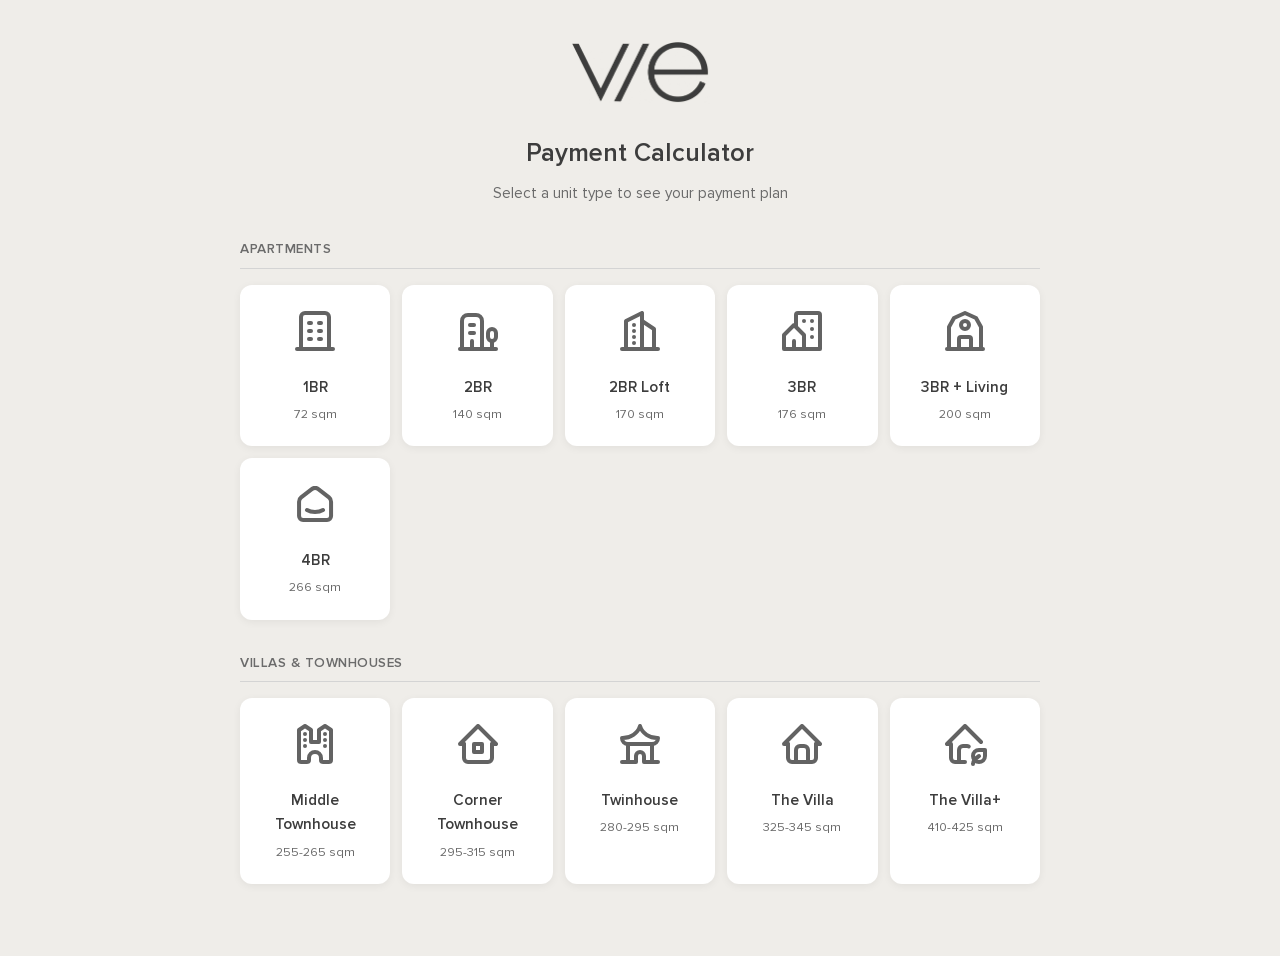
<file: index.html>
<!DOCTYPE html>
<html lang="en">
<head>
  <meta charset="UTF-8">
  <meta name="viewport" content="width=device-width, initial-scale=1.0">
  <title>Payment Calculator | VIE Communities</title>
  <meta name="description" content="Calculate your payment plan for VIE Communities properties. Explore apartments, townhouses, and villas.">
  <link rel="icon" type="image/png" href="assets/images/favicon.png">
  <link rel="stylesheet" href="assets/css/styles.css">
  <style>
    .page-wrapper {
      min-height: 100vh;
      padding: 40px 20px;
    }

    .calc-container {
      max-width: 800px;
      margin: 0 auto;
    }

    .calc-header {
      text-align: center;
      margin-bottom: 32px;
    }

    .calc-header .logo {
      max-width: 140px;
      margin-bottom: 20px;
    }

    .calc-header h1 {
      font-size: 1.6rem;
      font-weight: 600;
      color: var(--color-dark);
      margin-bottom: 8px;
    }

    .calc-header p {
      color: var(--color-gray);
      font-size: 0.95rem;
    }

    /* Unit Categories */
    .category-title {
      font-size: 0.85rem;
      font-weight: 600;
      color: var(--color-gray);
      text-transform: uppercase;
      letter-spacing: 0.5px;
      margin-bottom: 16px;
      padding-bottom: 8px;
      border-bottom: 1px solid var(--color-gray-light);
    }

    .units-grid {
      display: grid;
      grid-template-columns: repeat(auto-fill, minmax(140px, 1fr));
      gap: 12px;
      margin-bottom: 32px;
    }

    .unit-card {
      background: white;
      border: 2px solid transparent;
      border-radius: 12px;
      padding: 20px 16px;
      text-align: center;
      cursor: pointer;
      transition: all 0.2s;
      box-shadow: 0 2px 8px rgba(0, 0, 0, 0.06);
    }

    .unit-card:hover {
      border-color: var(--color-gray-light);
      transform: translateY(-2px);
    }

    .unit-card.selected {
      border-color: var(--color-dark);
      background: var(--color-dark);
      color: white;
    }

    .unit-card.selected .unit-icon {
      filter: brightness(0) invert(1);
    }

    .unit-card.selected .unit-details {
      color: rgba(255, 255, 255, 0.7);
    }

    .unit-icon {
      width: 48px;
      height: 48px;
      margin: 0 auto 12px;
      opacity: 0.8;
    }

    .unit-name {
      font-weight: 600;
      font-size: 0.95rem;
      margin-bottom: 4px;
    }

    .unit-details {
      font-size: 0.8rem;
      color: var(--color-gray);
    }

    /* Results Section */
    .results-section {
      display: none;
    }

    .results-section.show {
      display: block;
      animation: fadeIn 0.3s ease;
    }

    @keyframes fadeIn {
      from { opacity: 0; transform: translateY(10px); }
      to { opacity: 1; transform: translateY(0); }
    }

    .result-card {
      background: white;
      border-radius: 12px;
      padding: 28px;
      box-shadow: 0 2px 8px rgba(0, 0, 0, 0.06);
      margin-bottom: 16px;
    }

    .selected-unit-header {
      display: flex;
      align-items: center;
      gap: 16px;
      padding-bottom: 20px;
      border-bottom: 1px solid var(--color-light);
      margin-bottom: 20px;
    }

    .selected-unit-icon {
      width: 56px;
      height: 56px;
      background: var(--color-light);
      border-radius: 12px;
      padding: 12px;
    }

    .selected-unit-info h3 {
      font-size: 1.1rem;
      font-weight: 600;
      margin-bottom: 4px;
    }

    .selected-unit-info p {
      font-size: 0.9rem;
      color: var(--color-gray);
    }

    .result-section-title {
      font-size: 0.8rem;
      font-weight: 600;
      color: var(--color-gray);
      text-transform: uppercase;
      letter-spacing: 0.5px;
      margin-bottom: 16px;
    }

    .result-row {
      display: flex;
      justify-content: space-between;
      align-items: center;
      padding: 12px 0;
      border-bottom: 1px solid var(--color-light);
    }

    .result-row:last-child {
      border-bottom: none;
    }

    .result-label {
      color: var(--color-gray);
      font-size: 0.95rem;
    }

    .result-value {
      font-weight: 600;
      font-size: 0.95rem;
      color: var(--color-dark);
    }

    .result-value.highlight {
      font-size: 1.1rem;
    }

    .payment-box {
      background: var(--color-light);
      border-radius: 10px;
      padding: 20px;
      margin-top: 20px;
    }

    .quarterly-payment {
      text-align: center;
      padding: 16px 0;
    }

    .quarterly-payment .label {
      font-size: 0.85rem;
      color: var(--color-gray);
      margin-bottom: 8px;
    }

    .quarterly-payment .amount {
      font-size: 1.5rem;
      font-weight: 600;
      color: var(--color-dark);
    }

    .quarterly-payment .period {
      font-size: 0.85rem;
      color: var(--color-gray);
      margin-top: 4px;
    }

    .note {
      font-size: 0.8rem;
      color: var(--color-gray);
      margin-top: 16px;
      line-height: 1.5;
    }

    .plan-toggle {
      display: flex;
      gap: 8px;
      margin-bottom: 16px;
    }

    .plan-btn {
      flex: 1;
      padding: 12px 16px;
      border: 2px solid var(--color-gray-light);
      border-radius: 8px;
      background: white;
      font-size: 0.9rem;
      font-weight: 600;
      color: var(--color-gray);
      cursor: pointer;
      transition: all 0.2s;
    }

    .plan-btn:hover {
      border-color: var(--color-dark);
    }

    .plan-btn.active {
      border-color: var(--color-dark);
      background: var(--color-dark);
      color: white;
    }

    .book-btn {
      display: block;
      width: 100%;
      padding: 16px 28px;
      font-size: 1rem;
      font-weight: 600;
      color: white;
      background: var(--color-dark);
      border: none;
      border-radius: 8px;
      cursor: pointer;
      transition: all 0.2s;
      text-decoration: none;
      text-align: center;
    }

    .book-btn:hover {
      background: #2a2a2a;
    }

    @media (max-width: 600px) {
      .units-grid {
        grid-template-columns: repeat(2, 1fr);
      }

      .unit-card {
        padding: 16px 12px;
      }

      .unit-icon {
        width: 40px;
        height: 40px;
      }
    }
  </style>
</head>
<body>
  <main class="page-wrapper">
    <div class="calc-container">
      <div class="calc-header">
        <img src="assets/images/logo.png" alt="VIE Communities" class="logo">
        <h1>Payment Calculator</h1>
        <p>Select a unit type to see your payment plan</p>
      </div>

      <!-- Apartments -->
      <div class="category-title">Apartments</div>
      <div class="units-grid">
        <div class="unit-card" data-unit="1br-apt" onclick="selectUnit(this)">
          <svg class="unit-icon" viewBox="0 0 24 24" fill="none" stroke="currentColor" stroke-width="2" stroke-linecap="round" stroke-linejoin="round">
            <path d="M3 21l18 0"/>
            <path d="M9 8l1 0"/><path d="M9 12l1 0"/><path d="M9 16l1 0"/>
            <path d="M14 8l1 0"/><path d="M14 12l1 0"/><path d="M14 16l1 0"/>
            <path d="M5 21v-16a2 2 0 0 1 2 -2h10a2 2 0 0 1 2 2v16"/>
          </svg>
          <div class="unit-name">1BR</div>
          <div class="unit-details">72 sqm</div>
        </div>

        <div class="unit-card" data-unit="2br-apt" onclick="selectUnit(this)">
          <svg class="unit-icon" viewBox="0 0 24 24" fill="none" stroke="currentColor" stroke-width="2" stroke-linecap="round" stroke-linejoin="round">
            <path d="M3 21h18"/>
            <path d="M19 21v-4"/><path d="M19 17a2 2 0 0 0 2 -2v-2a2 2 0 1 0 -4 0v2a2 2 0 0 0 2 2"/>
            <path d="M14 21v-14a3 3 0 0 0 -3 -3h-4a3 3 0 0 0 -3 3v14"/>
            <path d="M9 17v4"/><path d="M8 13h2"/><path d="M8 9h2"/>
          </svg>
          <div class="unit-name">2BR</div>
          <div class="unit-details">140 sqm</div>
        </div>

        <div class="unit-card" data-unit="2br-loft" onclick="selectUnit(this)">
          <svg class="unit-icon" viewBox="0 0 24 24" fill="none" stroke="currentColor" stroke-width="2" stroke-linecap="round" stroke-linejoin="round">
            <path d="M3 21l18 0"/>
            <path d="M5 21v-14l8 -4v18"/><path d="M19 21v-10l-6 -4"/>
            <path d="M9 9l0 .01"/><path d="M9 12l0 .01"/><path d="M9 15l0 .01"/><path d="M9 18l0 .01"/>
          </svg>
          <div class="unit-name">2BR Loft</div>
          <div class="unit-details">170 sqm</div>
        </div>

        <div class="unit-card" data-unit="3br-apt" onclick="selectUnit(this)">
          <svg class="unit-icon" viewBox="0 0 24 24" fill="none" stroke="currentColor" stroke-width="2" stroke-linecap="round" stroke-linejoin="round">
            <path d="M8 9l5 5v7h-5v-4m0 4h-5v-7l5 -5m1 1v-6a1 1 0 0 1 1 -1h10a1 1 0 0 1 1 1v17h-8"/>
            <path d="M13 7l0 .01"/><path d="M17 7l0 .01"/><path d="M17 11l0 .01"/><path d="M17 15l0 .01"/>
          </svg>
          <div class="unit-name">3BR</div>
          <div class="unit-details">176 sqm</div>
        </div>

        <div class="unit-card" data-unit="3br-apt-living" onclick="selectUnit(this)">
          <svg class="unit-icon" viewBox="0 0 24 24" fill="none" stroke="currentColor" stroke-width="2" stroke-linecap="round" stroke-linejoin="round">
            <path d="M3 21l18 0"/>
            <path d="M4 21v-11l2.5 -4.5l5.5 -2.5l5.5 2.5l2.5 4.5v11"/>
            <path d="M10 9a2 2 0 1 0 4 0a2 2 0 1 0 -4 0"/>
            <path d="M9 21v-5a1 1 0 0 1 1 -1h4a1 1 0 0 1 1 1v5"/>
          </svg>
          <div class="unit-name">3BR + Living</div>
          <div class="unit-details">200 sqm</div>
        </div>

        <div class="unit-card" data-unit="4br" onclick="selectUnit(this)">
          <svg class="unit-icon" viewBox="0 0 24 24" fill="none" stroke="currentColor" stroke-width="2" stroke-linecap="round" stroke-linejoin="round">
            <path d="M19 8.71l-5.333 -4.148a2.666 2.666 0 0 0 -3.274 0l-5.334 4.148a2.665 2.665 0 0 0 -1.029 2.105v7.2a2 2 0 0 0 2 2h12a2 2 0 0 0 2 -2v-7.2c0 -.823 -.38 -1.6 -1.03 -2.105"/>
            <path d="M16 15c-2.21 1.333 -5.792 1.333 -8 0"/>
          </svg>
          <div class="unit-name">4BR</div>
          <div class="unit-details">266 sqm</div>
        </div>
      </div>

      <!-- Villas -->
      <div class="category-title">Villas & Townhouses</div>
      <div class="units-grid">
        <div class="unit-card" data-unit="middle-townhouse" onclick="selectUnit(this)">
          <svg class="unit-icon" viewBox="0 0 24 24" fill="none" stroke="currentColor" stroke-width="2" stroke-linecap="round" stroke-linejoin="round">
            <path d="M7 21h1a1 1 0 0 0 1 -1v-1a3 3 0 0 1 6 0m3 2h1a1 1 0 0 0 1 -1v-15l-3 -2l-3 2v6h-4v-6l-3 -2l-3 2v15a1 1 0 0 0 1 1h2m8 -2v1a1 1 0 0 0 1 1h2"/>
            <path d="M7 7v.01"/><path d="M7 10v.01"/><path d="M7 13v.01"/>
            <path d="M17 7v.01"/><path d="M17 10v.01"/><path d="M17 13v.01"/>
          </svg>
          <div class="unit-name">Middle Townhouse</div>
          <div class="unit-details">255-265 sqm</div>
        </div>

        <div class="unit-card" data-unit="corner-townhouse" onclick="selectUnit(this)">
          <svg class="unit-icon" viewBox="0 0 24 24" fill="none" stroke="currentColor" stroke-width="2" stroke-linecap="round" stroke-linejoin="round">
            <path d="M5 12l-2 0l9 -9l9 9l-2 0"/>
            <path d="M5 12v7a2 2 0 0 0 2 2h10a2 2 0 0 0 2 -2v-7"/>
            <path d="M10 12h4v4h-4l0 -4"/>
          </svg>
          <div class="unit-name">Corner Townhouse</div>
          <div class="unit-details">295-315 sqm</div>
        </div>

        <div class="unit-card" data-unit="twinhouse" onclick="selectUnit(this)">
          <svg class="unit-icon" viewBox="0 0 24 24" fill="none" stroke="currentColor" stroke-width="2" stroke-linecap="round" stroke-linejoin="round">
            <path d="M3 21h7v-3a2 2 0 0 1 4 0v3h7"/>
            <path d="M6 21l0 -9"/><path d="M18 21l0 -9"/>
            <path d="M6 12h12a3 3 0 0 0 3 -3a9 8 0 0 1 -9 -6a9 8 0 0 1 -9 6a3 3 0 0 0 3 3"/>
          </svg>
          <div class="unit-name">Twinhouse</div>
          <div class="unit-details">280-295 sqm</div>
        </div>

        <div class="unit-card" data-unit="villa" onclick="selectUnit(this)">
          <svg class="unit-icon" viewBox="0 0 24 24" fill="none" stroke="currentColor" stroke-width="2" stroke-linecap="round" stroke-linejoin="round">
            <path d="M5 12l-2 0l9 -9l9 9l-2 0"/>
            <path d="M5 12v7a2 2 0 0 0 2 2h10a2 2 0 0 0 2 -2v-7"/>
            <path d="M9 21v-6a2 2 0 0 1 2 -2h2a2 2 0 0 1 2 2v6"/>
          </svg>
          <div class="unit-name">The Villa</div>
          <div class="unit-details">325-345 sqm</div>
        </div>

        <div class="unit-card" data-unit="villa-plus" onclick="selectUnit(this)">
          <svg class="unit-icon" viewBox="0 0 24 24" fill="none" stroke="currentColor" stroke-width="2" stroke-linecap="round" stroke-linejoin="round">
            <path d="M20 11l-8 -8l-9 9h2v7a2 2 0 0 0 2 2h5"/>
            <path d="M9 21v-6a2 2 0 0 1 2 -2h2c.325 0 .631 .077 .902 .215"/>
            <path d="M16 22s0 -2 3 -4"/><path d="M19 21a3 3 0 0 1 0 -6h3v3a3 3 0 0 1 -3 3"/>
          </svg>
          <div class="unit-name">The Villa+</div>
          <div class="unit-details">410-425 sqm</div>
        </div>
      </div>

      <!-- Results Section -->
      <div class="results-section" id="results">
        <div class="result-card">
          <div class="selected-unit-header">
            <div class="selected-unit-icon" id="selectedIcon"></div>
            <div class="selected-unit-info">
              <h3 id="unitName"></h3>
              <p id="unitDetails"></p>
            </div>
          </div>

          <div class="result-section-title">Unit Price</div>
          <div class="result-row">
            <span class="result-label">Delivery</span>
            <span class="result-value" id="deliveryTimeline"></span>
          </div>
          <div class="result-row">
            <span class="result-label">Unit Price</span>
            <span class="result-value highlight" id="basePrice"></span>
          </div>

          <div class="payment-box">
            <div class="result-section-title">Payment Plan</div>
            <div class="plan-toggle" id="planToggle">
              <button class="plan-btn" id="planShort" data-years="9" onclick="selectPlan(this)">9 Years</button>
              <button class="plan-btn active" id="planLong" data-years="10" onclick="selectPlan(this)">10 Years</button>
            </div>
            <div class="result-row">
              <span class="result-label">Down Payment (10%)</span>
              <span class="result-value" id="downPayment"></span>
            </div>
            <div class="result-row">
              <span class="result-label">Remaining Balance</span>
              <span class="result-value" id="remainingBalance"></span>
            </div>
            <div class="quarterly-payment">
              <div class="label">Quarterly Payment</div>
              <div class="amount" id="quarterlyPayment"></div>
              <div class="period" id="paymentPeriod"></div>
            </div>
            <div class="result-row" style="margin-top: 16px; padding-top: 16px; border-top: 1px solid var(--color-gray-light);">
              <span class="result-label">Paid by Delivery</span>
              <span class="result-value highlight" id="paidByDelivery"></span>
            </div>
          </div>

          <div class="result-section-title" style="margin-top: 24px;">Maintenance Fee (Separate Payment)</div>
          <div class="result-row">
            <span class="result-label">7% of Unit Price</span>
            <span class="result-value" id="maintenanceFee"></span>
          </div>
          <p class="note">Maintenance fee is paid separately and is not included in the installment plan.</p>
        </div>

        <a href="book.html" class="book-btn" id="bookBtn">Book an Appointment</a>
      </div>
    </div>
  </main>

  <script>
    const units = {
      '1br-apt': { name: '1BR Apartment', rooms: 1, area: 72, deliveryPrice: 2.2, price: 5.4, type: 'apartment' },
      '2br-apt': { name: '2BR Apartment', rooms: 2, area: 140, deliveryPrice: 4.2, price: 10.5, type: 'apartment' },
      '2br-loft': { name: '2BR Loft', rooms: 2, area: 170, deliveryPrice: 5.2, price: 12.75, type: 'apartment' },
      '3br-apt': { name: '3BR Apartment', rooms: 3, area: 176, deliveryPrice: 5.3, price: 13.2, type: 'apartment' },
      '3br-apt-living': { name: '3BR Apartment w/Living', rooms: 3, area: 200, deliveryPrice: 6, price: 15, type: 'apartment' },
      '4br': { name: '4BR Apartment', rooms: 4, area: 266, deliveryPrice: 8, price: 19.95, type: 'apartment' },
      'corner-townhouse': { name: 'Corner Townhouse', rooms: 4, area: 300, deliveryPrice: 9.8, price: 28, type: 'villa' },
      'middle-townhouse': { name: 'Middle Townhouse', rooms: 4, area: 260, deliveryPrice: 8.4, price: 24, type: 'villa' },
      'twinhouse': { name: 'Twinhouse', rooms: 3, area: 290, deliveryPrice: 10, price: 29, type: 'villa' },
      'villa': { name: 'The Villa', rooms: 4, area: 330, deliveryPrice: 13, price: 37, type: 'villa' },
      'villa-plus': { name: 'The Villa+', rooms: 4, area: 415, deliveryPrice: 20, price: 57, type: 'villa' }
    };

    let selectedCard = null;
    let selectedUnitKey = null;
    let selectedYears = 10;

    function formatCurrency(amountInMillions) {
      if (amountInMillions >= 1) {
        return amountInMillions.toLocaleString('en-EG', { minimumFractionDigits: 1, maximumFractionDigits: 1 }) + ' M EGP';
      } else {
        const amountInThousands = amountInMillions * 1000;
        return amountInThousands.toLocaleString('en-EG', { minimumFractionDigits: 0, maximumFractionDigits: 0 }) + ' K EGP';
      }
    }

    function updatePlanToggle(unitType) {
      const shortBtn = document.getElementById('planShort');
      const longBtn = document.getElementById('planLong');

      if (unitType === 'villa') {
        shortBtn.dataset.years = '8';
        shortBtn.textContent = '8 Years';
        longBtn.dataset.years = '9';
        longBtn.textContent = '9 Years';
        selectedYears = 9; // Default for villas
      } else {
        shortBtn.dataset.years = '9';
        shortBtn.textContent = '9 Years';
        longBtn.dataset.years = '10';
        longBtn.textContent = '10 Years';
        selectedYears = 10; // Default for apartments
      }

      // Set long plan as active by default
      shortBtn.classList.remove('active');
      longBtn.classList.add('active');
    }

    function selectPlan(btn) {
      selectedYears = parseInt(btn.dataset.years);

      // Update toggle buttons
      document.querySelectorAll('.plan-btn').forEach(b => b.classList.remove('active'));
      btn.classList.add('active');

      // Recalculate if a unit is selected
      if (selectedUnitKey) {
        updateCalculations();
      }
    }

    function updateCalculations() {
      const unit = units[selectedUnitKey];

      // Calculate values
      const basePrice = unit.price;
      const maintenanceFee = basePrice * 0.07;
      const downPayment = basePrice * 0.10;
      const remainingBalance = basePrice - downPayment;

      const years = selectedYears;
      const quarters = years * 4;
      const quarterlyPayment = remainingBalance / quarters;
      const deliveryYears = unit.type === 'villa' ? 2.5 : 3.5;
      const quartersUntilDelivery = deliveryYears * 4;
      const paidByDelivery = downPayment + (quarterlyPayment * quartersUntilDelivery);

      // Update UI
      document.getElementById('unitDetails').textContent = `${unit.rooms} Rooms | ${unit.area} sqm | Delivers in ${deliveryYears} years`;
      document.getElementById('deliveryTimeline').textContent = `${deliveryYears} Years`;
      document.getElementById('basePrice').textContent = formatCurrency(basePrice);
      document.getElementById('maintenanceFee').textContent = formatCurrency(maintenanceFee);

      document.getElementById('downPayment').textContent = formatCurrency(downPayment);
      document.getElementById('remainingBalance').textContent = formatCurrency(remainingBalance);
      document.getElementById('quarterlyPayment').textContent = formatCurrency(quarterlyPayment);
      document.getElementById('paymentPeriod').textContent = `${quarters} payments over ${years} years`;
      document.getElementById('paidByDelivery').textContent = formatCurrency(paidByDelivery);

      // Update booking link with unit info
      document.getElementById('bookBtn').href = `book.html?unit=${encodeURIComponent(unit.name)}`;
    }

    function selectUnit(card) {
      // Remove selection from previous card
      if (selectedCard) {
        selectedCard.classList.remove('selected');
      }

      // Select new card
      card.classList.add('selected');
      selectedCard = card;
      selectedUnitKey = card.dataset.unit;

      const unit = units[selectedUnitKey];

      // Update plan toggle based on unit type
      updatePlanToggle(unit.type);

      // Update header
      document.getElementById('selectedIcon').innerHTML = card.querySelector('.unit-icon').outerHTML;
      document.getElementById('unitName').textContent = unit.name;

      // Calculate and display
      updateCalculations();

      // Show results
      document.getElementById('results').classList.add('show');

      // Scroll to results
      document.getElementById('results').scrollIntoView({ behavior: 'smooth', block: 'start' });
    }
  </script>
</body>
</html>
</file>
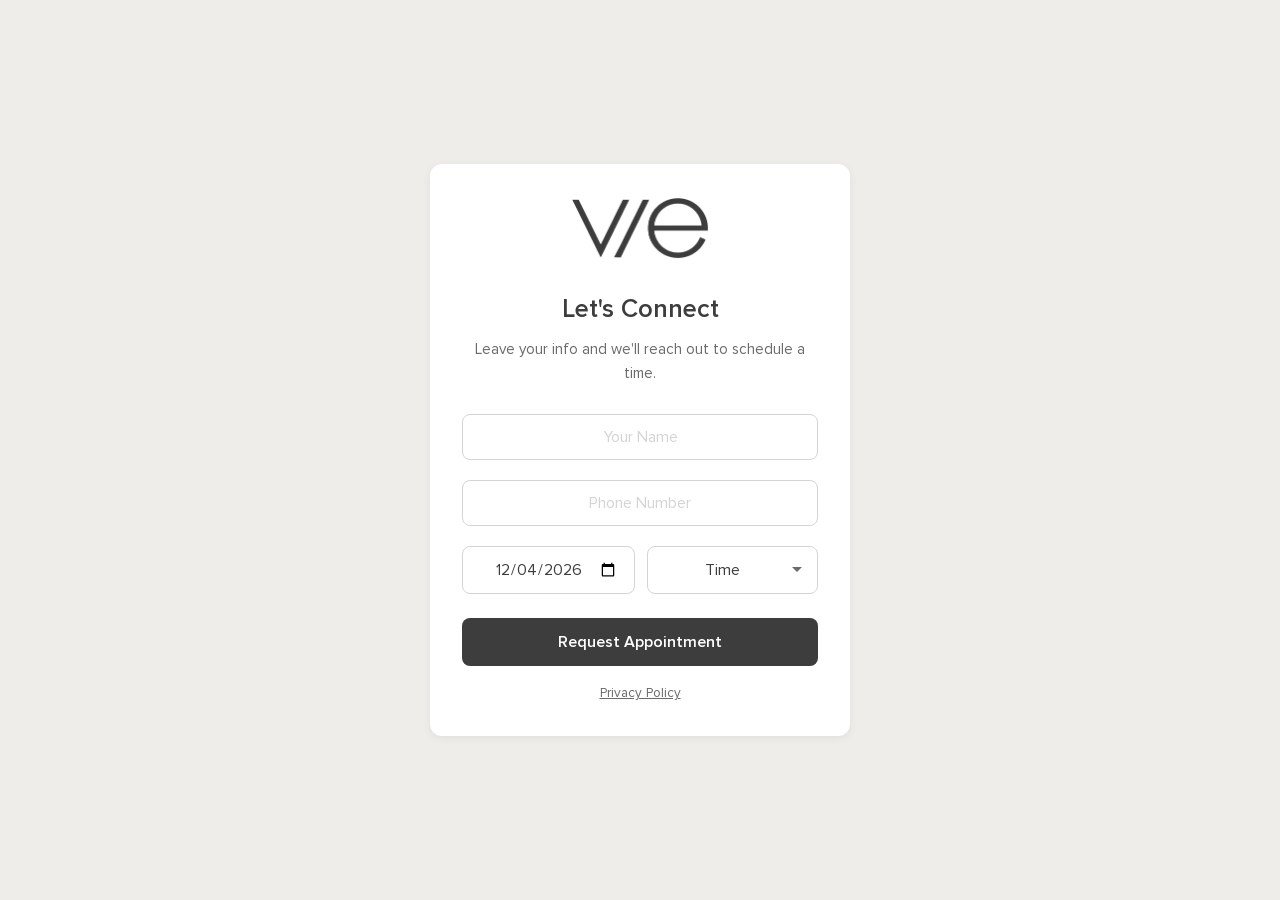
<file: book.html>
<!DOCTYPE html>
<html lang="en">
<head>
  <meta charset="UTF-8">
  <meta name="viewport" content="width=device-width, initial-scale=1.0">
  <title>Request an Appointment | VIE Communities</title>
  <meta name="description" content="Schedule an appointment with VIE Communities. Leave your info and we'll reach out to find a time that works for you.">
  <meta name="robots" content="index, follow">

  <!-- Open Graph / Facebook -->
  <meta property="og:type" content="website">
  <meta property="og:title" content="Request an Appointment | VIE Communities">
  <meta property="og:description" content="Schedule an appointment with VIE Communities. Leave your info and we'll reach out to find a time that works for you.">
  <meta property="og:image" content="assets/images/logo.png">

  <!-- Twitter -->
  <meta name="twitter:card" content="summary">
  <meta name="twitter:title" content="Request an Appointment | VIE Communities">
  <meta name="twitter:description" content="Schedule an appointment with VIE Communities. Leave your info and we'll reach out to find a time that works for you.">

  <link rel="icon" type="image/png" href="assets/images/favicon.png">
  <link rel="stylesheet" href="assets/css/styles.css">
  
  <!-- Vercel Web Analytics -->
  <script defer src="https://cdn.vercel-insights.com/v1/script.js"></script>

  <!-- Structured Data -->
  <script type="application/ld+json">
  {
    "@context": "https://schema.org",
    "@type": "Organization",
    "name": "VIE Communities",
    "description": "Schedule an appointment with VIE Communities.",
    "logo": "logo.png",
    "contactPoint": {
      "@type": "ContactPoint",
      "contactType": "Appointments"
    }
  }
  </script>

  <style>
    .page-wrapper {
      min-height: 100vh;
      display: flex;
      flex-direction: column;
      justify-content: center;
      padding: 40px 20px;
    }

    .form-card {
      max-width: 420px;
      margin: 0 auto;
      width: 100%;
    }

    .form-header {
      text-align: center;
      margin-bottom: 28px;
    }

    .form-header .logo {
      max-width: 140px;
      margin-bottom: 20px;
    }

    .form-header h1 {
      font-size: 1.6rem;
      font-weight: 600;
      color: var(--color-dark);
      margin-bottom: 8px;
    }

    .form-header p {
      color: var(--color-gray);
      font-size: 0.95rem;
    }

    .form-group input {
      text-align: center;
    }

    .form-group input::placeholder {
      text-align: center;
    }

    .submit-btn {
      margin-top: 4px;
    }

    .form-row {
      display: grid;
      grid-template-columns: 1fr 1fr;
      gap: 12px;
    }

    .form-group select {
      text-align: center;
      text-align-last: center;
      appearance: none;
      background-image: url("data:image/svg+xml,%3Csvg xmlns='http://www.w3.org/2000/svg' width='12' height='12' viewBox='0 0 12 12'%3E%3Cpath fill='%236B6B6B' d='M6 8L1 3h10z'/%3E%3C/svg%3E");
      background-repeat: no-repeat;
      background-position: right 14px center;
      padding-right: 36px;
      min-height: 48px;
    }

    .form-group input[type="date"] {
      text-align: center;
      -webkit-appearance: none;
      -moz-appearance: none;
      appearance: none;
      min-height: 48px;
      line-height: 1.2;
    }

    /* Fix for iOS/Safari date input */
    .form-group input[type="date"]::-webkit-date-and-time-value {
      text-align: center;
    }

    @media (max-width: 480px) {
      .form-row {
        grid-template-columns: 1fr;
        gap: 0;
      }

      .form-group input[type="date"],
      .form-group select {
        font-size: 16px; /* Prevents iOS zoom on focus */
      }
    }

    .success-state {
      text-align: center;
      padding: 32px 20px;
    }

    .success-state .checkmark {
      width: 64px;
      height: 64px;
      background: var(--color-dark);
      border-radius: 50%;
      display: flex;
      align-items: center;
      justify-content: center;
      margin: 0 auto 20px;
    }

    .success-state .checkmark svg {
      width: 32px;
      height: 32px;
      stroke: white;
      stroke-width: 3;
    }

    .success-state h2 {
      font-size: 1.4rem;
      margin-bottom: 10px;
    }

    .success-state p {
      color: var(--color-gray);
      line-height: 1.6;
    }

    .privacy-link {
      text-align: center;
      margin-top: 16px;
      font-size: 0.85rem;
    }

    .privacy-link a {
      color: var(--color-gray);
    }
  </style>

  <!-- Meta Pixel Code -->
  <script>
  !function(f,b,e,v,n,t,s)
  {if(f.fbq)return;n=f.fbq=function(){n.callMethod?
  n.callMethod.apply(n,arguments):n.queue.push(arguments)};
  if(!f._fbq)f._fbq=n;n.push=n;n.loaded=!0;n.version='2.0';
  n.queue=[];t=b.createElement(e);t.async=!0;
  t.src=v;s=b.getElementsByTagName(e)[0];
  s.parentNode.insertBefore(t,s)}(window,document,'script',
  'https://connect.facebook.net/en_US/fbevents.js');
  fbq('init', '953142404309761');
  fbq('track', 'PageView');
  </script>
  <noscript>
    <img height="1" width="1" style="display:none"
    src="https://www.facebook.com/tr?id=953142404309761&ev=PageView&noscript=1"/>
  </noscript>
  <!-- End Meta Pixel Code -->
</head>
<body>
  <main class="page-wrapper">
    <div class="form-card card" id="formCard">
      <div class="form-header">
        <img src="assets/images/logo.png" alt="VIE Communities" class="logo">
        <h1>Let's Connect</h1>
        <p>Leave your info and we'll reach out to schedule a time.</p>
      </div>

      <form id="appointmentForm" action="https://formspree.io/f/mwvwkdyp" method="POST" aria-label="Appointment request form">
        <div class="form-group">
          <input type="text" id="name" name="name" required placeholder="Your Name" aria-label="Your name" autocomplete="name">
        </div>

        <div class="form-group">
          <input type="tel" id="phone" name="phone" required placeholder="Phone Number" aria-label="Phone number" autocomplete="tel">
        </div>

        <div class="form-row">
          <div class="form-group">
            <input type="date" id="date" name="preferredDate" required aria-label="Preferred date">
          </div>
          <div class="form-group">
            <select id="time" name="preferredTime" required aria-label="Preferred time">
              <option value="" disabled selected>Time</option>
              <option value="Morning (9am-12pm)">Morning</option>
              <option value="Afternoon (12pm-5pm)">Afternoon</option>
              <option value="Evening (5pm-8pm)">Evening</option>
            </select>
          </div>
        </div>

        <button type="submit" class="btn btn-primary btn-full submit-btn">Request Appointment</button>
        <p class="privacy-link"><a href="privacy.html">Privacy Policy</a></p>
      </form>
    </div>

    <div class="form-card card hidden" id="successCard" role="status" aria-live="polite">
      <div class="success-state">
        <div class="checkmark">
          <svg viewBox="0 0 24 24" fill="none">
            <path d="M5 13l4 4L19 7" stroke-linecap="round" stroke-linejoin="round"/>
          </svg>
        </div>
        <h2>We'll Be in Touch!</h2>
        <p>Expect a call from us shortly to find a time that works for you.</p>
      </div>
    </div>
  </main>

  <script>
    const form = document.getElementById('appointmentForm');
    const formCard = document.getElementById('formCard');
    const successCard = document.getElementById('successCard');
    const dateInput = document.getElementById('date');

    // Set minimum date to today
    const today = new Date().toISOString().split('T')[0];
    dateInput.setAttribute('min', today);
    dateInput.setAttribute('value', today);

    form.addEventListener('submit', async (e) => {
      e.preventDefault();

      const submitBtn = form.querySelector('button[type="submit"]');
      submitBtn.textContent = 'Sending...';
      submitBtn.disabled = true;

      try {
        const response = await fetch(form.action, {
          method: 'POST',
          body: new FormData(form),
          headers: { 'Accept': 'application/json' }
        });

        if (response.ok) {
          fbq('track', 'Lead');
          formCard.classList.add('hidden');
          successCard.classList.remove('hidden');
        } else {
          throw new Error('Form submission failed');
        }
      } catch (error) {
        submitBtn.textContent = 'Request Appointment';
        submitBtn.disabled = false;
        alert('There was an error. Please try again.');
      }
    });
  </script>
</body>
</html>
</file>
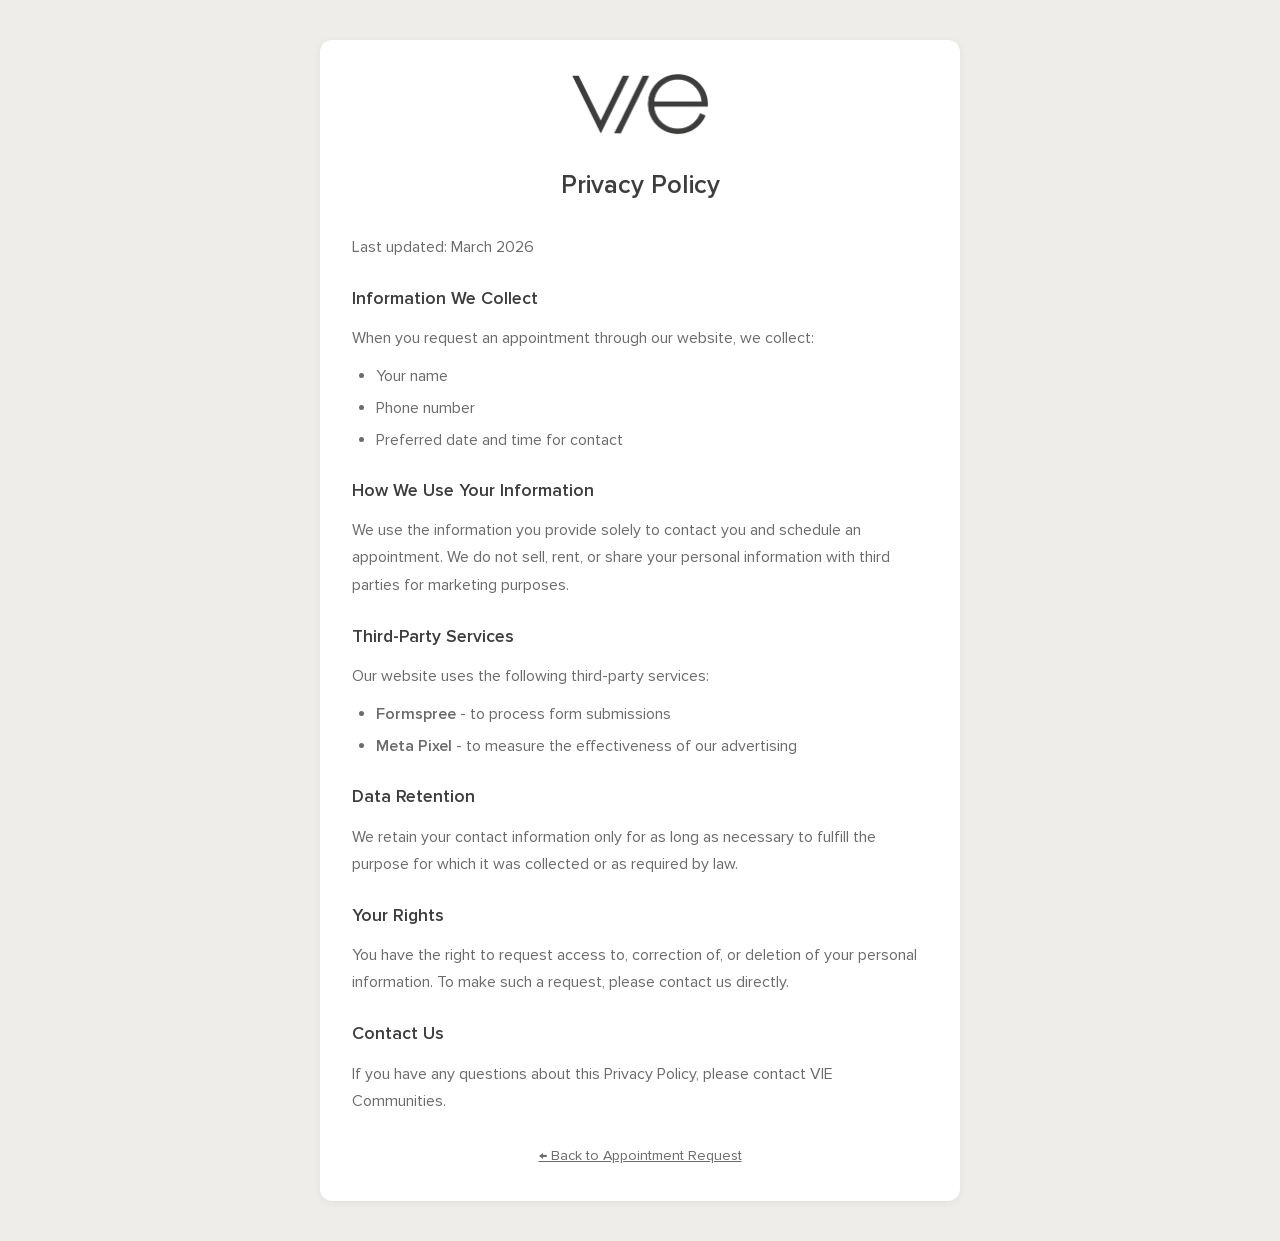
<file: privacy.html>
<!DOCTYPE html>
<html lang="en">
<head>
  <meta charset="UTF-8">
  <meta name="viewport" content="width=device-width, initial-scale=1.0">
  <title>Privacy Policy | VIE Communities</title>
  <meta name="description" content="Privacy Policy for VIE Communities appointment scheduling.">
  <meta name="robots" content="index, follow">

  <link rel="icon" type="image/png" href="assets/images/favicon.png">
  <link rel="stylesheet" href="assets/css/styles.css">
  
  <!-- Vercel Web Analytics -->
  <script defer src="https://cdn.vercel-insights.com/v1/script.js"></script>

  <style>
    .page-wrapper {
      min-height: 100vh;
      padding: 40px 20px;
    }

    .content-card {
      max-width: 640px;
      margin: 0 auto;
      width: 100%;
    }

    .content-header {
      text-align: center;
      margin-bottom: 28px;
    }

    .content-header .logo {
      max-width: 140px;
      margin-bottom: 20px;
    }

    .content-header h1 {
      font-size: 1.6rem;
      font-weight: 600;
      color: var(--color-dark);
      margin-bottom: 8px;
    }

    .policy-content h2 {
      font-size: 1.1rem;
      font-weight: 600;
      margin-top: 24px;
      margin-bottom: 12px;
      color: var(--color-dark);
    }

    .policy-content p {
      color: var(--color-gray);
      margin-bottom: 12px;
      line-height: 1.7;
    }

    .policy-content ul {
      color: var(--color-gray);
      margin-bottom: 12px;
      padding-left: 24px;
    }

    .policy-content li {
      margin-bottom: 6px;
    }

    .back-link {
      text-align: center;
      margin-top: 28px;
    }

    .back-link a {
      color: var(--color-gray);
      font-size: 0.9rem;
    }
  </style>
</head>
<body>
  <main class="page-wrapper">
    <div class="content-card card">
      <div class="content-header">
        <a href="index.html"><img src="assets/images/logo.png" alt="VIE Communities" class="logo"></a>
        <h1>Privacy Policy</h1>
      </div>

      <div class="policy-content">
        <p>Last updated: March 2026</p>

        <h2>Information We Collect</h2>
        <p>When you request an appointment through our website, we collect:</p>
        <ul>
          <li>Your name</li>
          <li>Phone number</li>
          <li>Preferred date and time for contact</li>
        </ul>

        <h2>How We Use Your Information</h2>
        <p>We use the information you provide solely to contact you and schedule an appointment. We do not sell, rent, or share your personal information with third parties for marketing purposes.</p>

        <h2>Third-Party Services</h2>
        <p>Our website uses the following third-party services:</p>
        <ul>
          <li><strong>Formspree</strong> - to process form submissions</li>
          <li><strong>Meta Pixel</strong> - to measure the effectiveness of our advertising</li>
        </ul>

        <h2>Data Retention</h2>
        <p>We retain your contact information only for as long as necessary to fulfill the purpose for which it was collected or as required by law.</p>

        <h2>Your Rights</h2>
        <p>You have the right to request access to, correction of, or deletion of your personal information. To make such a request, please contact us directly.</p>

        <h2>Contact Us</h2>
        <p>If you have any questions about this Privacy Policy, please contact VIE Communities.</p>
      </div>

      <div class="back-link">
        <a href="book.html">&larr; Back to Appointment Request</a>
      </div>
    </div>
  </main>
</body>
</html>
</file>
<file: assets/css/styles.css>
/* VIE Communities - Appointment Booking Platform */

/* Font Definitions */
@font-face {
  font-family: 'Proxima Nova';
  src: url('../fonts/Proxima-Nova-Regular.woff2') format('woff2'),
       url('../fonts/Proxima-Nova-Regular.woff') format('woff');
  font-weight: 400;
  font-style: normal;
}

@font-face {
  font-family: 'Proxima Nova';
  src: url('../fonts/Proxima-Nova-Semibold.woff2') format('woff2'),
       url('../fonts/Proxima-Nova-Semibold.woff') format('woff');
  font-weight: 600;
  font-style: normal;
}

/* CSS Variables */
:root {
  --color-light: #EFEDE9;
  --color-dark: #3D3D3D;
  --color-gray: #6B6B6B;
  --color-gray-light: #D4D4D4;
  --font-family: 'Proxima Nova', -apple-system, BlinkMacSystemFont, 'Segoe UI', sans-serif;
}

/* Reset & Base */
*, *::before, *::after {
  box-sizing: border-box;
  margin: 0;
  padding: 0;
}

body {
  font-family: var(--font-family);
  background-color: var(--color-light);
  color: var(--color-dark);
  line-height: 1.6;
  min-height: 100vh;
}

/* Layout */
.container {
  max-width: 800px;
  margin: 0 auto;
  padding: 40px 20px;
}

/* Header */
.header {
  text-align: center;
  margin-bottom: 40px;
}

.logo {
  max-width: 180px;
  height: auto;
  margin-bottom: 20px;
}

.header h1 {
  font-size: 1.75rem;
  font-weight: 600;
  color: var(--color-dark);
  margin-bottom: 8px;
}

.header p {
  color: var(--color-gray);
  font-size: 1rem;
}

/* Cards */
.card {
  background: white;
  border-radius: 12px;
  padding: 32px;
  box-shadow: 0 2px 8px rgba(0, 0, 0, 0.06);
  margin-bottom: 24px;
}

.card h2 {
  font-size: 1.25rem;
  font-weight: 600;
  margin-bottom: 20px;
  color: var(--color-dark);
}

/* Form Elements */
.form-group {
  margin-bottom: 20px;
}

.form-group label {
  display: block;
  font-weight: 600;
  margin-bottom: 8px;
  color: var(--color-dark);
}

.form-group input,
.form-group select,
.form-group textarea {
  width: 100%;
  padding: 12px 16px;
  border: 1px solid var(--color-gray-light);
  border-radius: 8px;
  font-family: var(--font-family);
  font-size: 1rem;
  color: var(--color-dark);
  background: white;
  transition: border-color 0.2s;
}

.form-group input:focus,
.form-group select:focus,
.form-group textarea:focus {
  outline: none;
  border-color: var(--color-dark);
}

.form-group input::placeholder,
.form-group textarea::placeholder {
  color: var(--color-gray-light);
}

/* Buttons */
.btn {
  display: inline-flex;
  align-items: center;
  justify-content: center;
  padding: 14px 28px;
  font-family: var(--font-family);
  font-size: 1rem;
  font-weight: 600;
  border: none;
  border-radius: 8px;
  cursor: pointer;
  transition: all 0.2s;
  text-decoration: none;
}

.btn-primary {
  background: var(--color-dark);
  color: white;
}

.btn-primary:hover {
  background: #2a2a2a;
}

.btn-secondary {
  background: white;
  color: var(--color-dark);
  border: 1px solid var(--color-gray-light);
}

.btn-secondary:hover {
  border-color: var(--color-dark);
}

.btn-full {
  width: 100%;
}

/* Calendar Grid */
.calendar-header {
  display: flex;
  justify-content: space-between;
  align-items: center;
  margin-bottom: 20px;
}

.calendar-nav {
  display: flex;
  gap: 8px;
}

.calendar-nav button {
  width: 36px;
  height: 36px;
  border: 1px solid var(--color-gray-light);
  background: white;
  border-radius: 8px;
  cursor: pointer;
  font-size: 1.1rem;
  color: var(--color-dark);
  transition: all 0.2s;
}

.calendar-nav button:hover {
  border-color: var(--color-dark);
}

.calendar-grid {
  display: grid;
  grid-template-columns: repeat(7, 1fr);
  gap: 4px;
  margin-bottom: 24px;
}

.calendar-day-header {
  text-align: center;
  font-weight: 600;
  font-size: 0.75rem;
  color: var(--color-gray);
  padding: 8px 0;
  text-transform: uppercase;
}

.calendar-day {
  aspect-ratio: 1;
  display: flex;
  align-items: center;
  justify-content: center;
  border-radius: 8px;
  font-size: 0.9rem;
  cursor: pointer;
  transition: all 0.2s;
  border: 1px solid transparent;
}

.calendar-day:hover:not(.disabled):not(.other-month) {
  border-color: var(--color-dark);
}

.calendar-day.other-month {
  color: var(--color-gray-light);
  cursor: default;
}

.calendar-day.disabled {
  color: var(--color-gray-light);
  cursor: not-allowed;
}

.calendar-day.selected {
  background: var(--color-dark);
  color: white;
}

.calendar-day.today {
  font-weight: 600;
  border-color: var(--color-gray);
}

/* Time Slots */
.time-slots {
  display: grid;
  grid-template-columns: repeat(3, 1fr);
  gap: 8px;
}

.time-slot {
  padding: 12px;
  text-align: center;
  border: 1px solid var(--color-gray-light);
  border-radius: 8px;
  cursor: pointer;
  transition: all 0.2s;
  font-size: 0.9rem;
}

.time-slot:hover:not(.unavailable) {
  border-color: var(--color-dark);
}

.time-slot.selected {
  background: var(--color-dark);
  color: white;
  border-color: var(--color-dark);
}

.time-slot.unavailable {
  color: var(--color-gray-light);
  cursor: not-allowed;
  text-decoration: line-through;
}

/* Agent Info */
.agent-info {
  display: flex;
  align-items: center;
  gap: 16px;
  padding: 20px;
  background: var(--color-light);
  border-radius: 8px;
  margin-bottom: 24px;
}

.agent-avatar {
  width: 60px;
  height: 60px;
  border-radius: 50%;
  background: var(--color-dark);
  color: white;
  display: flex;
  align-items: center;
  justify-content: center;
  font-weight: 600;
  font-size: 1.25rem;
}

.agent-details h3 {
  font-weight: 600;
  margin-bottom: 4px;
}

.agent-details p {
  color: var(--color-gray);
  font-size: 0.9rem;
}

/* Invite Link Box */
.invite-link-box {
  display: flex;
  gap: 12px;
  align-items: stretch;
}

.invite-link-box input {
  flex: 1;
  background: var(--color-light);
  border: none;
  padding: 14px 16px;
  border-radius: 8px;
  font-family: var(--font-family);
  font-size: 0.9rem;
  color: var(--color-gray);
}

.invite-link-box button {
  white-space: nowrap;
}

/* Success Message */
.success-message {
  text-align: center;
  padding: 40px;
}

.success-icon {
  width: 64px;
  height: 64px;
  background: var(--color-dark);
  color: white;
  border-radius: 50%;
  display: flex;
  align-items: center;
  justify-content: center;
  margin: 0 auto 20px;
  font-size: 2rem;
}

.success-message h2 {
  margin-bottom: 12px;
}

.success-message p {
  color: var(--color-gray);
}

/* Availability Settings */
.availability-row {
  display: flex;
  align-items: center;
  gap: 12px;
  padding: 12px 0;
  border-bottom: 1px solid var(--color-light);
}

.availability-row:last-child {
  border-bottom: none;
}

.availability-row label {
  width: 100px;
  font-weight: 600;
}

.availability-row input[type="checkbox"] {
  width: auto;
}

.availability-row select {
  padding: 8px 12px;
  flex: 1;
}

/* Tabs */
.tabs {
  display: flex;
  gap: 4px;
  margin-bottom: 24px;
  background: var(--color-light);
  padding: 4px;
  border-radius: 8px;
}

.tab {
  flex: 1;
  padding: 12px;
  text-align: center;
  border: none;
  background: transparent;
  font-family: var(--font-family);
  font-size: 0.9rem;
  font-weight: 600;
  color: var(--color-gray);
  cursor: pointer;
  border-radius: 6px;
  transition: all 0.2s;
}

.tab.active {
  background: white;
  color: var(--color-dark);
}

/* Hidden */
.hidden {
  display: none !important;
}

/* Responsive */
@media (max-width: 600px) {
  .container {
    padding: 20px 16px;
  }

  .card {
    padding: 24px;
  }

  .time-slots {
    grid-template-columns: repeat(2, 1fr);
  }

  .invite-link-box {
    flex-direction: column;
  }

  .availability-row {
    flex-wrap: wrap;
  }

  .availability-row label {
    width: 100%;
    margin-bottom: 8px;
  }
}
</file>
